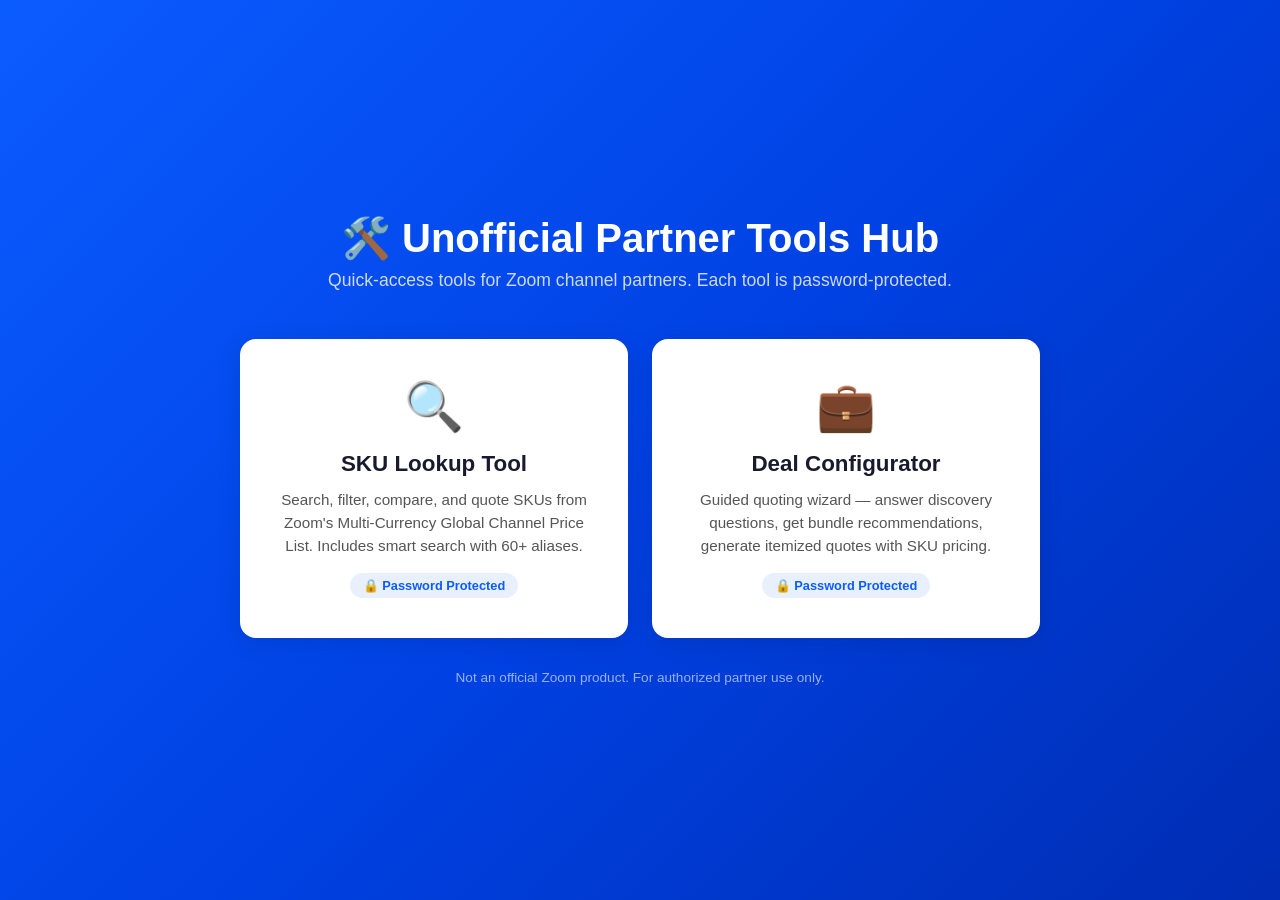
<file: index.html>
<!DOCTYPE html>
<html lang="en">
<head>
    <meta charset="UTF-8">
    <meta name="viewport" content="width=device-width, initial-scale=1.0">
    <title>Unofficial Partner Tools Hub</title>
    <style>
        * { margin: 0; padding: 0; box-sizing: border-box; }
        body {
            font-family: -apple-system, BlinkMacSystemFont, 'Segoe UI', Roboto, sans-serif;
            background: linear-gradient(135deg, #0b5cff 0%, #0042e4 50%, #002db3 100%);
            min-height: 100vh;
            display: flex;
            align-items: center;
            justify-content: center;
            padding: 2rem;
        }
        .container {
            max-width: 800px;
            width: 100%;
            text-align: center;
        }
        .header {
            margin-bottom: 3rem;
        }
        .header h1 {
            color: #fff;
            font-size: 2.5rem;
            font-weight: 700;
            margin-bottom: 0.5rem;
        }
        .header p {
            color: rgba(255,255,255,0.8);
            font-size: 1.1rem;
        }
        .tools-grid {
            display: grid;
            grid-template-columns: repeat(auto-fit, minmax(300px, 1fr));
            gap: 1.5rem;
            margin-bottom: 2rem;
        }
        .tool-card {
            background: #fff;
            border-radius: 16px;
            padding: 2.5rem 2rem;
            text-decoration: none;
            color: inherit;
            transition: transform 0.2s, box-shadow 0.2s;
            box-shadow: 0 4px 24px rgba(0,0,0,0.1);
        }
        .tool-card:hover {
            transform: translateY(-4px);
            box-shadow: 0 8px 40px rgba(0,0,0,0.2);
        }
        .tool-icon {
            font-size: 3rem;
            margin-bottom: 1rem;
        }
        .tool-card h2 {
            font-size: 1.4rem;
            color: #1a1a2e;
            margin-bottom: 0.75rem;
        }
        .tool-card p {
            color: #555;
            font-size: 0.95rem;
            line-height: 1.5;
        }
        .tool-badge {
            display: inline-block;
            margin-top: 1rem;
            padding: 0.3rem 0.8rem;
            background: #e8f0fe;
            color: #0b5cff;
            border-radius: 20px;
            font-size: 0.8rem;
            font-weight: 600;
        }
        .footer {
            color: rgba(255,255,255,0.6);
            font-size: 0.85rem;
            margin-top: 2rem;
        }
        @media (max-width: 640px) {
            .header h1 { font-size: 1.8rem; }
            .tools-grid { grid-template-columns: 1fr; }
        }
    </style>
</head>
<body>
    <div class="container">
        <div class="header">
            <h1>🛠️ Unofficial Partner Tools Hub</h1>
            <p>Quick-access tools for Zoom channel partners. Each tool is password-protected.</p>
        </div>
        <div class="tools-grid">
            <a href="sku-lookup.html" class="tool-card">
                <div class="tool-icon">🔍</div>
                <h2>SKU Lookup Tool</h2>
                <p>Search, filter, compare, and quote SKUs from Zoom's Multi-Currency Global Channel Price List. Includes smart search with 60+ aliases.</p>
                <span class="tool-badge">🔒 Password Protected</span>
            </a>
            <a href="deal-configurator.html" class="tool-card">
                <div class="tool-icon">💼</div>
                <h2>Deal Configurator</h2>
                <p>Guided quoting wizard — answer discovery questions, get bundle recommendations, generate itemized quotes with SKU pricing.</p>
                <span class="tool-badge">🔒 Password Protected</span>
            </a>
        </div>
        <div class="footer">
            <p>Not an official Zoom product. For authorized partner use only.</p>
        </div>
    </div>
</body>
</html>
</file>
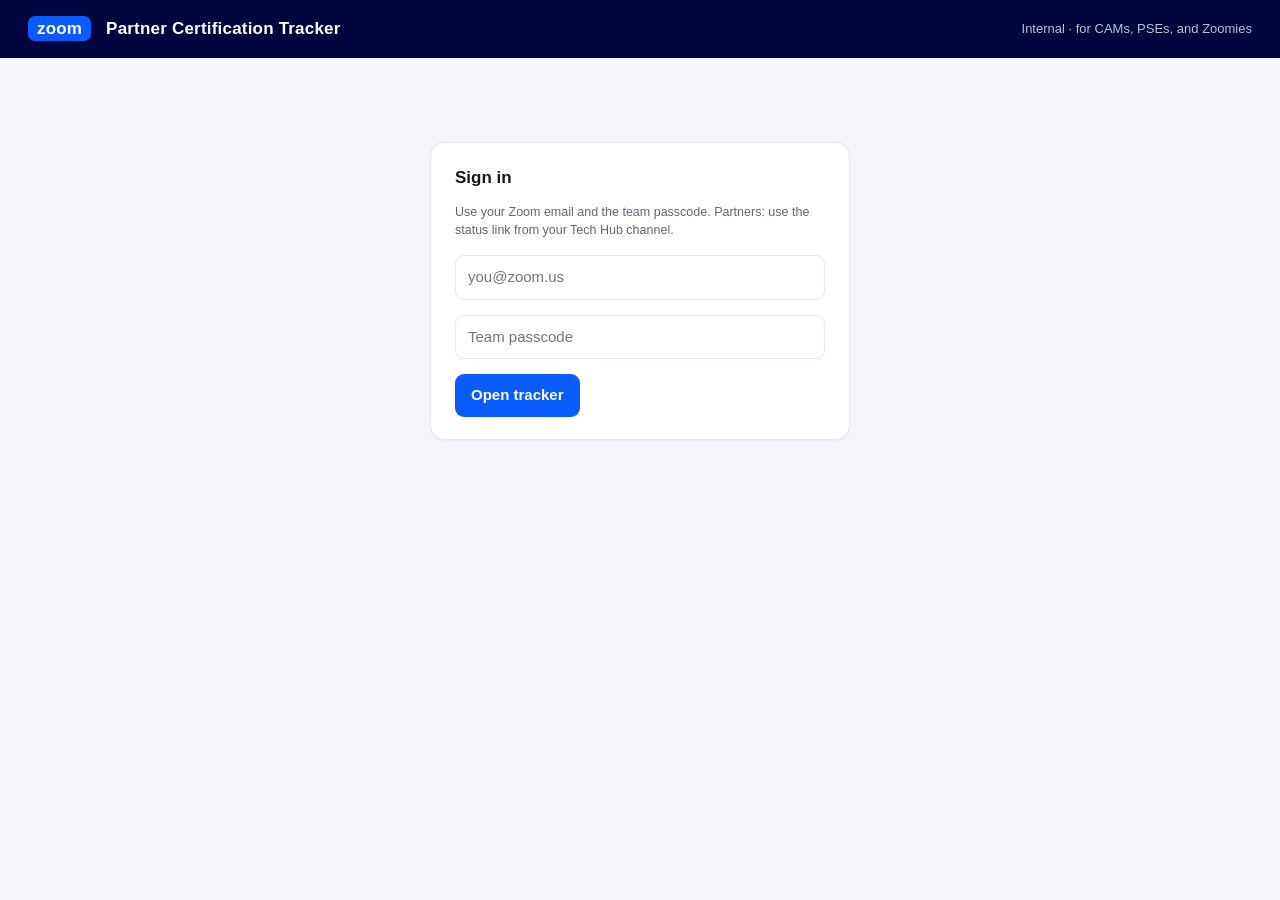
<file: cert/index.html>
<!doctype html><html lang="en"><head><meta charset="utf-8"><meta name="viewport" content="width=device-width,initial-scale=1">
<meta name="robots" content="noindex,nofollow"><title>Zoom Partner Certification Tracker (Internal)</title><link rel="stylesheet" href="assets/app.css"></head>
<body><header><div class="logo"><b>zoom</b> Partner Certification Tracker</div><div class="sub">Internal · for CAMs, PSEs, and Zoomies</div></header>
<main id="app" class="wide">
  <div class="card login" id="login">
    <h2>Sign in</h2><p class="small">Use your Zoom email and the team passcode. Partners: use the status link from your Tech Hub channel.</p>
    <form id="f"><p><input id="em" type="email" placeholder="you@zoom.us" required></p>
    <p><input id="pw" type="password" placeholder="Team passcode" required></p>
    <button class="pri" type="submit">Open tracker</button> <span id="msg" class="err"></span></form>
  </div>
</main>
<script>window.CERT_INTERNAL = true;</script><script src="assets/render.js"></script><script src="assets/crypto.js"></script>
<script>
const KS = ["phone", "cx", "zva"], LBL = {phone: "Zoom Phone", cx: "Zoom CX", zva: "Zoom Virtual Agent"};
function stepCell(t) {
  const ph = stagePhrase(t);
  if (ph) return `<span class="badge ${ph.cls}" title="${esc(t.next)}">${esc(ph.txt)}</span>`;
  if (t.courses_taken) return `<span class="gray-note" title="${esc(t.next)}">${t.courses_taken} course${t.courses_taken === 1 ? "" : "s"} taken · not applied</span>`;
  return `<span class="gray-note">—</span>`;
}
function lastProgress(p) {
  const ds = KS.map(k => p.tracks[k].last_progress).filter(Boolean).sort();
  return ds.length ? ds[ds.length - 1] : null;
}
function stalledCell(p) {
  const d = lastProgress(p);
  if (!d) return `<span class="gray-note">No activity</span>`;
  const n = daysAgo(d);
  if (n > 365) return `<span class="gray-note" title="Last course completion or application: ${esc(fmtDate(d))}">1y+</span>`;
  return `<span class="${n > 30 && KS.some(k => p.tracks[k].pursuing) ? "stale" : ""}" title="Last course completion or application: ${esc(fmtDate(d))}">${n}d</span>`;
}
function overview(data) {
  const app = document.getElementById("app");
  const P = data.partners;
  const cams = [...new Set(P.map(p => p.cam).filter(Boolean))].sort();
  const count = f => P.filter(p => KS.some(k => f(p.tracks[k]))).length;
  app.innerHTML = `${data.drift.length ? `<div class="drift">⚠️ Program guide change detected: ${data.drift.map(esc).join(" ")}</div>` : ""}
  ${(data.changes && data.changes.changes && data.changes.changes.length) ? `<div class="card" style="background:#F8FAFF;border-color:#D6E2FF"><b>Changes in the ${esc(data.changes.date)} refresh</b><ul style="margin:8px 0 0">${data.changes.changes.map(c => `<li>${esc(c)}</li>`).join("")}</ul></div>` : ""}
  <div class="kpis">
    <div class="kpi"><b>${P.length}</b><span>Engaged partners</span></div>
    <div class="kpi"><b>${count(t => t.step === 2)}</b><span>Applied for a competency</span></div>
    <div class="kpi"><b>${count(t => t.step === 3)}</b><span>Competency ✓, not yet certified</span></div>
    <div class="kpi"><b>${count(t => t.step === 4)}</b><span>Deployment Certified 🏆</span></div>
  </div>
  <div class="card" id="listcard">
    <div class="filters">
      <input id="q" placeholder="Search partners…">
      <select id="fc"><option value="">All CAMs</option>${cams.map(c => `<option>${esc(c)}</option>`).join("")}</select>
      <select id="ft"><option value="">All tracks</option>${KS.map(k => `<option value="${k}">${LBL[k]}</option>`).join("")}</select>
      <select id="fs"><option value="">Any stage</option><option value="p">Pursuing (applied or further)</option><option value="1">Courses only · not applied</option><option value="2">Applied for competency</option><option value="3">Competency ✓ · not certified</option><option value="4">Deployment Certified</option><option value="s">Stalled 30+ days</option></select>
    </div>
    <div class="key"><span><span class="gray-note">Gray text</span> = courses taken, no application (not pursuing yet)</span><span><span class="badge b-active">Blue</span> = applied, pursuing</span><span><span class="badge b-done">Green 🏆</span> = Deployment Certified only</span><span><span class="stale">Orange days</span> = pursuing, no progress in 30+ days</span></div>
    <div class="small" style="margin-bottom:8px">Data as of ${esc(data.updated)}. Click a row for full detail. Hover a status to see the partner's next step.</div>
    <div style="overflow-x:auto"><table class="list"><thead><tr>
      <th data-s="name">Partner ↕</th><th data-s="cam">CAM ↕</th>${KS.map(k => `<th data-s="${k}">${LBL[k]} ↕</th>`).join("")}<th data-s="last">Last progress ↕</th><th>Partner link</th></tr></thead><tbody id="tb"></tbody></table></div>
  </div><div id="detail"></div>`;
  let sortKey = "name", dir = 1;
  const draw = () => {
    const q = document.getElementById("q").value.toLowerCase(), fc = document.getElementById("fc").value,
          ft = document.getElementById("ft").value, fs = document.getElementById("fs").value;
    let rows = P.map((p, i) => ({p, i})).filter(({p}) => (!q || p.partner.toLowerCase().includes(q)) && (!fc || p.cam === fc)
      && (!fs || (ft ? [ft] : KS).some(k => {
        const t = p.tracks[k];
        if (fs === "p") return t.pursuing;
        if (fs === "s") return t.pursuing && daysAgo(lastProgress(p)) > 30;
        if (fs === "1") return !t.pursuing && t.courses_taken > 0;
        return t.step === +fs;
      })));
    const val = (p) => sortKey === "name" ? p.partner.toLowerCase() : sortKey === "cam" ? (p.cam || "~").toLowerCase() : sortKey === "last" ? daysAgo(lastProgress(p)) : -((p.tracks[sortKey].pursuing ? 100 : 0) + p.tracks[sortKey].step * 10 + (p.tracks[sortKey].courses_taken || 0));
    rows.sort((a, b) => (val(a.p) > val(b.p) ? 1 : val(a.p) < val(b.p) ? -1 : 0) * dir);
    document.getElementById("tb").innerHTML = rows.map(({p, i}) => `<tr data-i="${i}"><td><b>${esc(p.partner)}</b>${p.confirm_roster ? ' <span class="badge b-todo" title="Not in the roster. Name and Salesforce match were guessed.">Confirm in roster</span>' : ""}${p.added ? ` <span class="badge b-active" title="${esc((p.reasons || []).join("; "))}">New</span>` : ""}<div class="small">${esc((p.reasons || []).join(" · "))}</div>${(p.focus || []).length ? ` <span class="badge b-focus">${p.focus.map(k => LBL[k]).join(", ")}</span>` : ""}</td>
      <td>${p.cam ? esc(p.cam) + (p.cam_source === "tech_hub" ? '<span class="camsrc" title="Inferred from Tech Hub membership. Add to your roster to confirm.">from Tech Hub</span>' : p.cam_source === "asana" ? '<span class="camsrc" title="From the Asana competency application">from Asana</span>' : "") : '<span class="gray-note">No CAM</span>'}</td>${KS.map(k => `<td style="${ft && ft !== k ? "opacity:.35" : ""}">${stepCell(p.tracks[k])}</td>`).join("")}
      <td>${stalledCell(p)}</td><td><button class="ghost cp" data-t="${esc(p.token)}">Copy link</button></td></tr>`).join("") || `<tr><td colspan="7" class="small">No partners match.</td></tr>`;
    document.querySelectorAll("#tb tr[data-i]").forEach(tr => tr.addEventListener("click", e => { if (!e.target.closest(".cp")) openP(+tr.dataset.i); }));
    document.querySelectorAll(".cp").forEach(b => b.addEventListener("click", () => { navigator.clipboard.writeText(new URL("status.html?p=" + b.dataset.t, location.href).href); b.textContent = "Copied ✓"; }));
  };
  const openP = i => {
    const p = P[i], d = document.getElementById("detail");
    document.getElementById("listcard").style.display = "none";
    document.querySelector(".kpis").style.display = "none";
    const extra = `<p class="small" style="margin-top:10px">Salesforce accounts merged: ${p.accounts.map(a => `${esc(a.name)} (${esc(a.id)})`).join(" · ")}${p.tech_hub ? ` · Tech Hub: ${esc(p.tech_hub)}` : ""}</p>`;
    d.innerHTML = `<div class="back"><button class="ghost" id="bk">← All partners</button></div><div id="pv"></div>`;
    renderPartner(document.getElementById("pv"), p, extra);
    document.getElementById("bk").addEventListener("click", () => { d.innerHTML = ""; document.getElementById("listcard").style.display = ""; document.querySelector(".kpis").style.display = ""; });
    window.scrollTo({top: 0, behavior: "smooth"});
  };
  document.querySelectorAll("th[data-s]").forEach(th => th.addEventListener("click", () => { dir = sortKey === th.dataset.s ? -dir : 1; sortKey = th.dataset.s; draw(); }));
  ["q", "fc", "ft", "fs"].forEach(id => document.getElementById(id).addEventListener("input", draw));
  draw();
}
document.getElementById("f").addEventListener("submit", async e => {
  e.preventDefault();
  const msg = document.getElementById("msg"), em = document.getElementById("em").value.trim().toLowerCase();
  if (!/@zoom\.(us|com)$/.test(em)) { msg.textContent = "Use your Zoom email."; return; }
  try {
    const blob = await (await fetch("data/internal.enc", {cache: "no-store"})).json();
    overview(await decrypt(blob, document.getElementById("pw").value));
  } catch (err) { msg.textContent = "Wrong passcode."; }
});
</script></body></html>
</file>
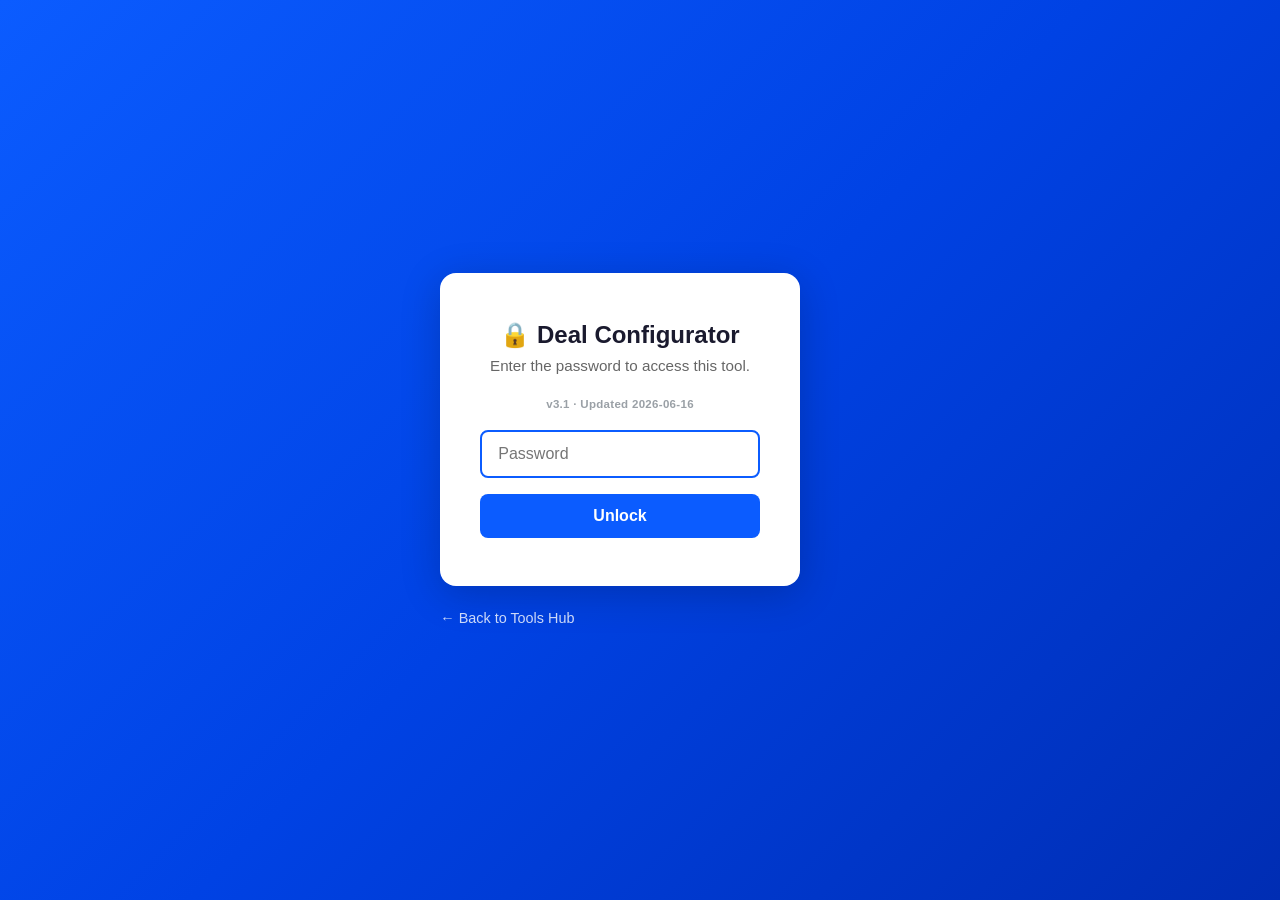
<file: deal-configurator.html>
<!DOCTYPE html>
<html lang="en">
<head>
    <meta charset="UTF-8">
    <meta name="viewport" content="width=device-width, initial-scale=1.0">
    <title>Deal Configurator — Unofficial Partner Tools Hub</title>
    <style>
        * { margin: 0; padding: 0; box-sizing: border-box; }
        body {
            font-family: -apple-system, BlinkMacSystemFont, 'Segoe UI', Roboto, sans-serif;
            background: linear-gradient(135deg, #0b5cff 0%, #0042e4 50%, #002db3 100%);
            min-height: 100vh;
            display: flex;
            align-items: center;
            justify-content: center;
        }
        .pw-box {
            background: #fff;
            border-radius: 16px;
            padding: 3rem 2.5rem;
            max-width: 400px;
            width: 90%;
            text-align: center;
            box-shadow: 0 8px 40px rgba(0,0,0,0.2);
        }
        .pw-box h2 {
            margin-bottom: 0.5rem;
            color: #1a1a2e;
            font-size: 1.5rem;
        }
        .pw-box p {
            color: #666;
            margin-bottom: 1.5rem;
            font-size: 0.95rem;
        }
        .pw-box input {
            width: 100%;
            padding: 0.8rem 1rem;
            border: 2px solid #e0e0e0;
            border-radius: 8px;
            font-size: 1rem;
            margin-bottom: 1rem;
            outline: none;
            transition: border-color 0.2s;
        }
        .pw-box input:focus {
            border-color: #0b5cff;
        }
        .pw-box button {
            width: 100%;
            padding: 0.8rem;
            background: #0b5cff;
            color: #fff;
            border: none;
            border-radius: 8px;
            font-size: 1rem;
            font-weight: 600;
            cursor: pointer;
            transition: background 0.2s;
        }
        .pw-box button:hover {
            background: #0042e4;
        }
        .pw-error {
            color: #e53e3e;
            font-size: 0.85rem;
            margin-top: 0.5rem;
            display: none;
        }
        .pw-back {
            display: inline-block;
            margin-top: 1.5rem;
            color: rgba(255,255,255,0.8);
            text-decoration: none;
            font-size: 0.9rem;
        }
        .pw-back:hover { color: #fff; }
    </style>
</head>
<body>
    <div>
        <div class="pw-box">
            <h2>🔒 Deal Configurator</h2>
            <p>Enter the password to access this tool.</p>
            <div style="font-size:0.72rem;color:#9aa0a6;letter-spacing:.3px;margin-bottom:1.25rem;font-weight:600;">v3.1 &middot; Updated 2026-06-16</div>
            <input type="password" id="pw-input" placeholder="Password" autocomplete="off">
            <button onclick="checkPassword()">Unlock</button>
            <div class="pw-error" id="pw-error">Incorrect password. Try again.</div>
        </div>
        <a href="index.html" class="pw-back">← Back to Tools Hub</a>
    </div>
    <script>
        const EXPECTED_HASH = "59a3c77096519d16d12277b6c6141cb2d29749569d88bc200821893ba237e14e";
        const APP_DATA = "[base64]/[base64]/J2RvbmUnOmk9PT1jdXJyZW50U3RlcD8nYWN0aXZlJzonJztiYXIrPWA8ZGl2IGNsYXNzPSJwcm9ncmVzcy1zdGVwICR7Y2xzfSI+PC9kaXY+YDtsYWJlbHMrPWA8c3BhbiBjbGFzcz0iJHtpPT09Y3VycmVudFN0ZXA/[base64]/J3NlbGVjdGVkJzonJ30+JHt2fTwvb3B0aW9uPmApLmpvaW4oJycpfTwvc2VsZWN0PjwvZGl2PgogIDxkaXYgY2xhc3M9ImZvcm0tZ3JvdXAiPjxsYWJlbD5OZXQtbmV3IFpvb20gY3VzdG9tZXI/[base64]/J2NoZWNrZWQnOicnfSBkYXRhLWZpZWxkPSIke2lkfSI+PHNwYW4+PHNwYW4gc3R5bGU9ImZvbnQtc2l6ZToxM3B4Ij4ke2xhYmVsfTwvc3Bhbj4ke2hpbnQ/[base64]/J2NoZWNrZWQnOicnfSI+PGlucHV0IHR5cGU9InJhZGlvIiBuYW1lPSJwaG9uZVR5cGUiIHZhbHVlPSIke299IiAke2Zvcm1EYXRhLnBob25lVHlwZT09PW8/[base64]/[base64]/[base64]/[base64]/[base64]/[base64]/[base64]/[base64]/[base64]/[base64]/[base64]/[base64]/[base64]/[base64]/[base64]/JyArIFZvaWNlJzonJ30ke2Zvcm1EYXRhLnp2YUNoYXQ/JyArIENoYXQnOicnfTwvcD5gOicnfQogICR7Zm9ybURhdGEucmVndWxhdGVkSW5kdXN0cnk/[base64]/[base64]/[base64]/[base64]/[base64]/[base64]/[base64]/[base64]/[base64]/[base64]/[base64]/[base64]/[base64]/[base64]/[base64]/cC5wcmljZTpwcmljaW5nLnByaWNlKTowOwogICAgY29uc3QgcHJpY2VEaXNwbGF5PXByaWNpbmc/[base64]/[base64]/[base64]/[base64]/[base64]/JyB8IFBhcnRuZXI6ICcrZXNjKGZvcm1EYXRhLnBhcnRuZXJOYW1lKTonJ308L3A+CiAgPC9kaXY+CiAgPGgyIHN0eWxlPSJtYXJnaW46MjBweCAwIDEycHgiPiR7aXNQaG9uZU9ubHk/[base64]/[base64]/[base64]/[base64]/[base64]/[base64]/[base64]";
        
        async function sha256(message) {
            const msgBuffer = new TextEncoder().encode(message);
            const hashBuffer = await crypto.subtle.digest('SHA-256', msgBuffer);
            const hashArray = Array.from(new Uint8Array(hashBuffer));
            return hashArray.map(b => b.toString(16).padStart(2, '0')).join('');
        }
        
        async function checkPassword() {
            const input = document.getElementById('pw-input').value;
            const hash = await sha256(input);
            if (hash === EXPECTED_HASH) {
                const _bytes = Uint8Array.from(atob(APP_DATA), c => c.charCodeAt(0));
                const decoded = new TextDecoder('utf-8').decode(_bytes);
                document.open();
                document.write(decoded);
                document.close();
            } else {
                document.getElementById('pw-error').style.display = 'block';
                document.getElementById('pw-input').value = '';
                document.getElementById('pw-input').focus();
            }
        }
        
        document.getElementById('pw-input').addEventListener('keypress', function(e) {
            if (e.key === 'Enter') checkPassword();
        });
        
        document.getElementById('pw-input').focus();
    </script>
</body>
</html>
</file>
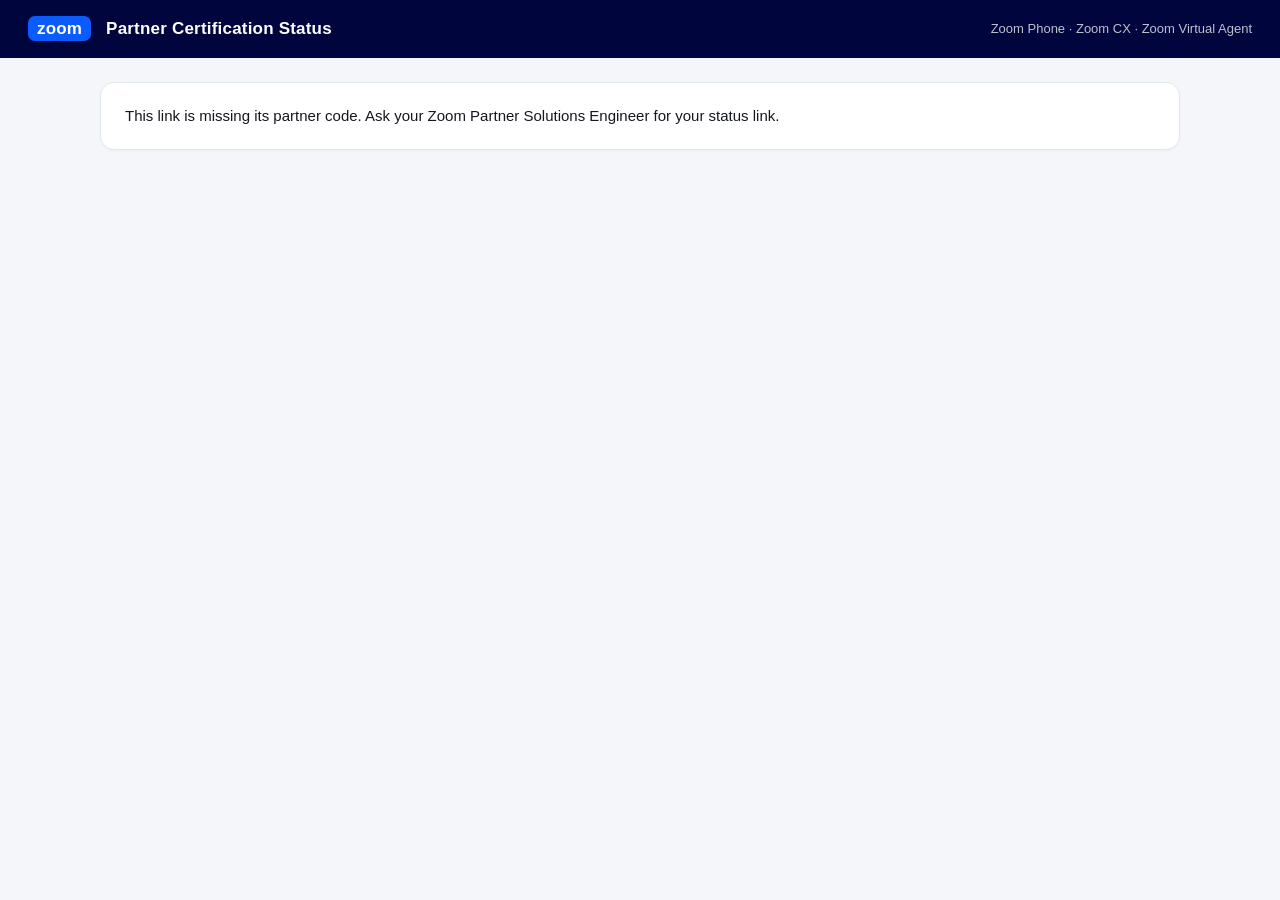
<file: cert/status.html>
<!doctype html><html lang="en"><head><meta charset="utf-8"><meta name="viewport" content="width=device-width,initial-scale=1">
<meta name="robots" content="noindex,nofollow"><title>Zoom Certification Status</title><link rel="stylesheet" href="assets/app.css"></head>
<body><header><div class="logo"><b>zoom</b> Partner Certification Status</div><div class="sub">Zoom Phone · Zoom CX · Zoom Virtual Agent</div></header>
<main id="app"><div class="card">Loading…</div></main>
<script src="assets/render.js"></script><script src="assets/crypto.js"></script>
<script>
(async () => {
  const el = document.getElementById("app");
  const token = new URLSearchParams(location.search).get("p");
  if (!token || !/^[A-Za-z0-9_-]{16,}$/.test(token)) { el.innerHTML = '<div class="card">This link is missing its partner code. Ask your Zoom Partner Solutions Engineer for your status link.</div>'; return; }
  try {
    const h = Array.from(new Uint8Array(await crypto.subtle.digest("SHA-256", new TextEncoder().encode(token)))).map(b => b.toString(16).padStart(2, "0")).join("").slice(0, 32);
    const r = await fetch("data/p/" + h + ".json", {cache: "no-store"});
    if (!r.ok) throw new Error();
    renderPartner(el, await decrypt(await r.json(), token));
  } catch (e) { el.innerHTML = '<div class="card">We couldn\'t find a status page for this link. Ask your Zoom Partner Solutions Engineer for a fresh one.</div>'; }
})();
</script></body></html>
</file>
<file: cert/assets/app.css>
:root{--blue:#0B5CFF;--blue2:#E8F0FF;--navy:#00053D;--bg:#F4F6FA;--card:#fff;--line:#E3E7EF;--ink:#14171F;--mut:#5E6677;
--green:#12B76A;--green2:#E7F8EF;--amber:#F79009;--amber2:#FEF4E6;--gray:#98A2B3;--gray2:#F2F4F7;--red:#D92D20}
*{box-sizing:border-box}
body{margin:0;font:15px/1.5 -apple-system,BlinkMacSystemFont,"Segoe UI",Lato,Roboto,Helvetica,Arial,sans-serif;background:var(--bg);color:var(--ink)}
a{color:var(--blue);text-decoration:none}a:hover{text-decoration:underline}
header{background:var(--navy);color:#fff;padding:16px 28px;display:flex;align-items:center;justify-content:space-between;gap:16px;flex-wrap:wrap}
.logo{font-size:17px;font-weight:600;letter-spacing:.2px}.logo b{color:#fff;background:var(--blue);padding:3px 9px;border-radius:7px;margin-right:10px;font-weight:800}
header .sub{opacity:.75;font-size:13px}
main{max-width:1120px;margin:0 auto;padding:24px 20px 60px}
.card{background:var(--card);border:1px solid var(--line);border-radius:14px;padding:22px 24px;margin-bottom:18px;box-shadow:0 1px 2px rgba(16,24,40,.04)}
h1{font-size:26px;margin:0 0 4px;letter-spacing:-.3px}h2{font-size:17px;margin:0}h3{font-size:14px;text-transform:uppercase;letter-spacing:.6px;color:var(--mut);margin:26px 0 10px}
.meta{color:var(--mut);font-size:13px}.small{font-size:12.5px;color:var(--mut)}
.fresh{display:inline-flex;align-items:center;gap:6px;background:var(--gray2);border-radius:999px;padding:4px 12px;font-size:12.5px;color:var(--mut);margin-top:10px}
.fresh i{width:8px;height:8px;border-radius:50%;background:var(--green);display:inline-block}
/* track summary tiles */
.tiles{display:grid;grid-template-columns:repeat(3,1fr);gap:14px;margin-top:20px}
.tile{border:1.5px solid var(--line);border-radius:12px;padding:14px 16px;cursor:pointer;background:#fff;text-align:left;font:inherit;color:inherit;transition:.15s}
.tile:hover{border-color:#B9CCFF}.tile.on{border-color:var(--blue);box-shadow:0 0 0 3px var(--blue2)}
.tile .tn{font-weight:700;display:flex;justify-content:space-between;align-items:center;gap:8px}
.tile .st{font-size:24px;font-weight:800;margin:6px 0 2px;letter-spacing:-.4px}.tile .st span{font-size:14px;color:var(--mut);font-weight:600}
.dots{display:flex;gap:5px;margin-top:8px}.dots i{flex:1;height:6px;border-radius:3px;background:var(--gray2)}.dots i.f{background:var(--blue)}.dots i.d{background:var(--green)}
.badge{display:inline-block;font-size:11.5px;font-weight:700;padding:3px 9px;border-radius:999px;white-space:nowrap}
.b-done{background:var(--green2);color:#067647}.b-active{background:var(--blue2);color:var(--blue)}.b-todo{background:var(--amber2);color:#B54708}.b-none{background:var(--gray2);color:var(--mut)}.b-focus{background:var(--navy);color:#fff}
/* stepper */
.stepper{display:flex;margin:6px 0 4px;counter-reset:s}
.step{flex:1;position:relative;text-align:center;padding-top:44px;font-size:12.5px;color:var(--mut);font-weight:600}
.step:before{content:counter(s);counter-increment:s;position:absolute;top:0;left:50%;transform:translateX(-50%);width:34px;height:34px;border-radius:50%;background:#fff;border:2px solid var(--line);display:flex;align-items:center;justify-content:center;font-weight:800;color:var(--gray);z-index:1}
.step:after{content:"";position:absolute;top:16px;left:-50%;width:100%;height:3px;background:var(--line)}
.step:first-child:after{display:none}
.step.done{color:var(--ink)}.step.done:before{content:"✓";background:var(--green);border-color:var(--green);color:#fff}.step.done:after,.step.cur:after{background:var(--green)}
.step.cur{color:var(--blue)}.step.cur:before{background:var(--blue);border-color:var(--blue);color:#fff;box-shadow:0 0 0 5px var(--blue2)}
/* next action */
.next{display:flex;gap:14px;align-items:flex-start;background:linear-gradient(90deg,var(--blue2),#fff);border:1px solid #CFDDFF;border-left:5px solid var(--blue);border-radius:12px;padding:16px 18px;margin-top:22px}
.next .ic{font-size:24px;line-height:1}.next .lbl{font-size:12px;font-weight:800;color:var(--blue);text-transform:uppercase;letter-spacing:.6px}
.next .txt{font-size:17px;font-weight:600;margin-top:2px}
.next.done{background:linear-gradient(90deg,var(--green2),#fff);border-color:#ABEFC6;border-left-color:var(--green)}.next.done .lbl{color:#067647}
.clock{margin-top:10px;background:var(--amber2);border-radius:10px;padding:10px 14px;font-size:14px}
/* grid */
.gridwrap{overflow-x:auto;border:1px solid var(--line);border-radius:12px}
table.grid{border-collapse:collapse;width:100%;font-size:14px}
.grid th,.grid td{padding:10px 12px;border-bottom:1px solid var(--line);text-align:center;white-space:nowrap}
.grid th{background:#FAFBFC;font-size:12px;color:var(--mut);font-weight:700;vertical-align:bottom}
.grid th.grp{font-size:11px;text-transform:uppercase;letter-spacing:.6px;color:var(--navy);background:var(--blue2)}
.grid td:first-child,.grid th:first-child{text-align:left;font-weight:600;position:sticky;left:0;background:#fff}
.grid th:first-child{background:#FAFBFC}
.grid tr:last-child td{border-bottom:0}
.grid .sep{border-left:2px solid var(--line)}
.ck{display:inline-flex;width:26px;height:26px;border-radius:50%;background:var(--green);color:#fff;align-items:center;justify-content:center;font-weight:800;font-size:14px}
.ck.new{background:var(--blue)}
.dash{color:#C4CAD4;font-size:18px}.dt{display:block;font-size:11px;color:var(--mut);margin-top:2px}
.role{font-size:11px;font-weight:700;color:var(--mut);display:block}
.role.ok{color:#067647}
.legend{display:flex;gap:16px;flex-wrap:wrap;font-size:12.5px;color:var(--mut);margin-top:10px}
.legend span{display:inline-flex;align-items:center;gap:6px}
.legend .ck{width:16px;height:16px;font-size:10px}
.cols{display:grid;grid-template-columns:1fr 1fr;gap:18px}
.box{border:1px solid var(--line);border-radius:12px;padding:16px 18px}
.box h4{margin:0 0 8px;font-size:14px}
.box ul{margin:0;padding-left:18px}.box li{margin:4px 0}
details{border-top:1px solid var(--line);padding:12px 0}details:first-of-type{border-top:0}
summary{cursor:pointer;font-weight:600}details p{margin:8px 0 0;color:var(--mut)}
.owner{background:#F8FAFF;border-color:#D6E2FF}
/* internal */
.login{max-width:420px;margin:60px auto}
input,select{font:inherit;padding:10px 12px;border:1px solid var(--line);border-radius:9px;width:100%;background:#fff}
button.pri{font:inherit;font-weight:700;background:var(--blue);color:#fff;border:0;border-radius:9px;padding:10px 16px;cursor:pointer}
button.ghost{font:inherit;font-size:13px;background:#fff;border:1px solid var(--line);border-radius:8px;padding:6px 10px;cursor:pointer}
.err{color:var(--red);font-size:13px}
.kpis{display:grid;grid-template-columns:repeat(4,1fr);gap:14px;margin-bottom:18px}
.kpi{background:#fff;border:1px solid var(--line);border-radius:12px;padding:14px 16px}.kpi b{display:block;font-size:26px;letter-spacing:-.5px}.kpi span{font-size:12.5px;color:var(--mut)}
.filters{display:flex;gap:10px;flex-wrap:wrap;margin-bottom:14px}.filters>*{flex:1;min-width:150px}
table.list{width:100%;border-collapse:collapse;font-size:14px}
.list th{text-align:left;font-size:12px;color:var(--mut);padding:10px 12px;border-bottom:2px solid var(--line);cursor:pointer;user-select:none;white-space:nowrap}
.list td{padding:11px 12px;border-bottom:1px solid var(--line)}
.list tbody tr{cursor:pointer}.list tbody tr:hover{background:#F8FAFF}
.drift{background:#FEF3F2;border:1px solid #FECDCA;color:#912018;border-radius:10px;padding:10px 14px;margin-bottom:14px;font-size:13.5px}
.back{margin-bottom:14px}
@media(max-width:760px){.tiles,.cols,.kpis{grid-template-columns:1fr}.step{font-size:11px}h1{font-size:22px}}
/* v3: focus track + clearer stepper + apply */
.focus{margin-top:20px;border:2px solid var(--blue);border-radius:14px;padding:16px 20px;background:linear-gradient(180deg,#F5F8FF,#fff)}
.focus .fl{font-size:11.5px;font-weight:800;color:var(--blue);text-transform:uppercase;letter-spacing:.7px}
.focus .fh{display:flex;align-items:center;gap:12px;flex-wrap:wrap;margin:4px 0 10px}.focus .fh h2{font-size:22px}
.req{display:grid;gap:6px;font-size:14px;background:#fff;border:1px solid var(--line);border-radius:10px;padding:10px 14px}
.okc{color:#067647}.noc{color:#B54708}
.also{display:flex;flex-wrap:wrap;gap:8px;align-items:center;margin-top:12px}
.chip{font:inherit;font-size:13px;border:1px solid var(--line);background:var(--gray2);color:var(--mut);border-radius:999px;padding:6px 12px;cursor:pointer}
.chip b{color:var(--ink);font-weight:600}.chip.on{background:var(--blue2);border-color:#CFDDFF}.chip:hover{border-color:#B9CCFF}
.stepper{margin-top:24px}
.step .sn{font-weight:700}.step .ss{font-weight:500;font-size:12px;color:var(--mut);margin-top:3px;padding:0 6px}
.step.cur .ss{color:var(--blue);font-weight:700}.step.done .ss{color:#067647}
.ap{border:1px solid var(--line);border-radius:12px;padding:14px 16px;margin-bottom:10px}
.ap.done{background:var(--green2);border-color:#ABEFC6}.ap.locked{background:var(--gray2);color:var(--mut)}
.btn{display:inline-block;background:var(--blue);color:#fff!important;font-weight:700;border-radius:9px;padding:10px 16px;text-decoration:none!important}
.btn:hover{background:#0848CC}
.newtag{background:var(--blue2);color:var(--blue);font-weight:700;border-radius:6px;padding:0 5px;font-size:10.5px}
.role{display:block;font-size:11px;font-weight:600;color:var(--mut)}
.key{display:flex;gap:16px;flex-wrap:wrap;font-size:12.5px;color:var(--mut);margin-bottom:12px;align-items:center}
.gray-note{font-size:12.5px;color:var(--mut)}
.stale{color:#B54708;font-weight:700}

.tablewrap{overflow-x:auto}table.list{width:100%}table.list td:first-child{min-width:200px}table.list td:last-child,table.list th:last-child{white-space:nowrap;width:1%}main.wide{max-width:1320px}

.b-warn{background:#FFF4ED;color:#B93815;border:1px solid #F9DBAF}.camsrc{font-size:10.5px;color:var(--mut);margin-left:4px}
</file>
